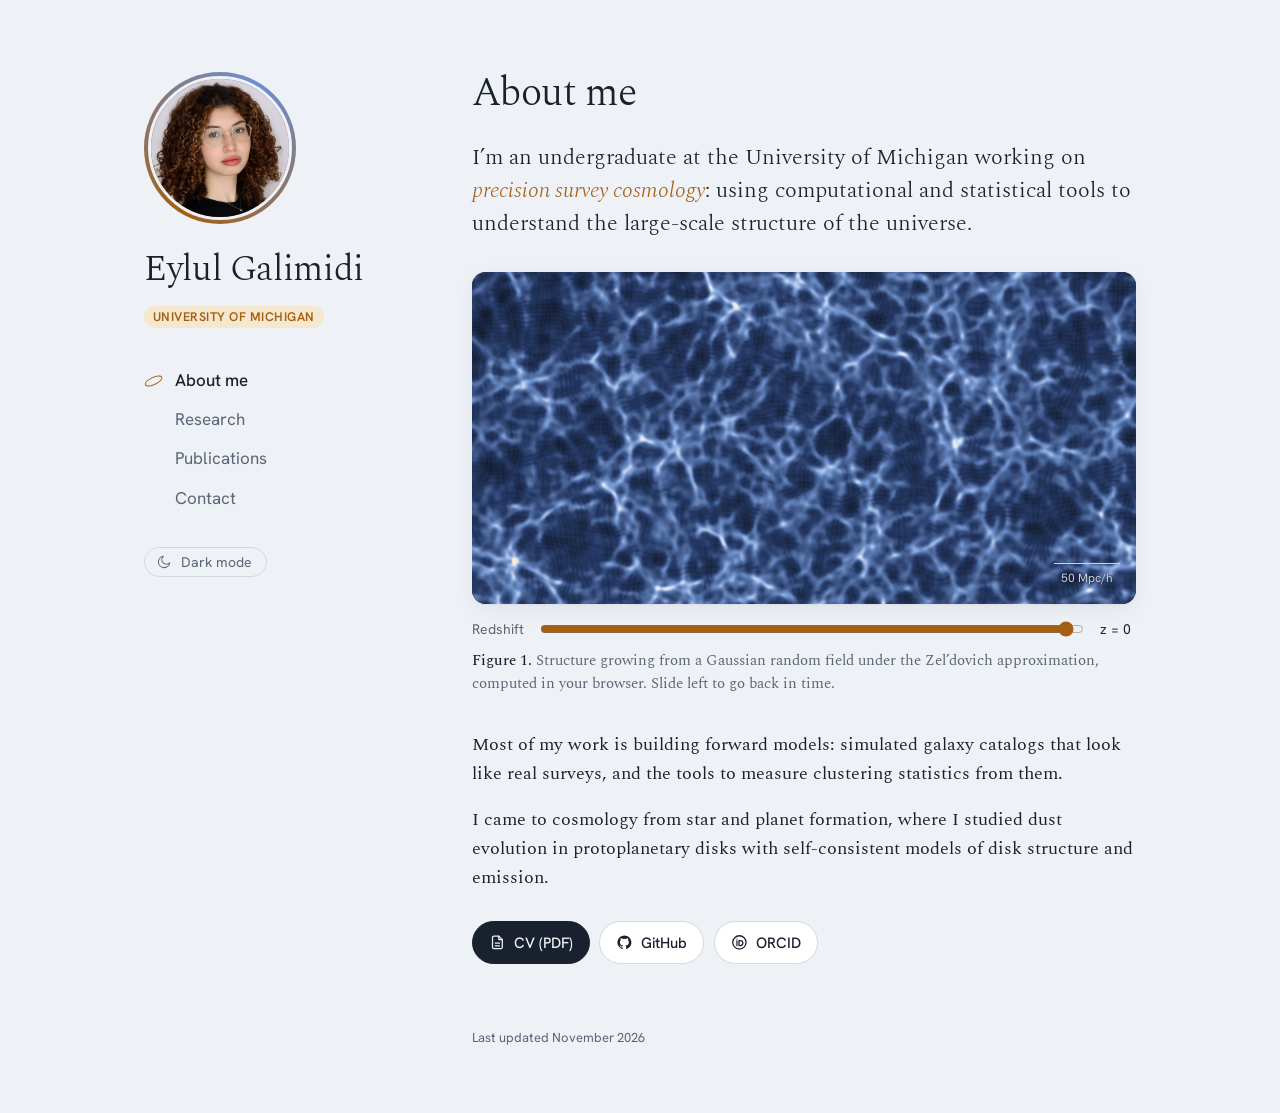
<file: index.html>
<!doctype html>
<html lang="en">
<head>
<meta charset="utf-8">
<meta name="viewport" content="width=device-width, initial-scale=1, viewport-fit=cover">
<title>Eylul Galimidi</title>
<meta name="description" content="Eylul Galimidi, undergraduate researcher in cosmology and large-scale structure at the University of Michigan.">
<link rel="icon" href="data:image/svg+xml,%3Csvg xmlns='http://www.w3.org/2000/svg' viewBox='0 0 32 32'%3E%3Crect width='32' height='32' rx='6' fill='%23121A2B'/%3E%3Cpath d='M6 9 L14 15 L25 8 M14 15 L12 25 M14 15 L26 21' stroke='%238FA8D6' stroke-width='1.6' fill='none'/%3E%3Ccircle cx='14' cy='15' r='3' fill='%23F4E3BD'/%3E%3Ccircle cx='25' cy='8' r='1.8' fill='%23E3EAF6'/%3E%3Ccircle cx='26' cy='21' r='1.8' fill='%23E3EAF6'/%3E%3Ccircle cx='12' cy='25' r='1.5' fill='%23E3EAF6'/%3E%3C/svg%3E">
<script>
  /* Apply a saved theme before first paint, so there is no flash of the wrong colours */
  (function () {
    try {
      var t = localStorage.getItem("theme");
      if (t === "light" || t === "dark") document.documentElement.setAttribute("data-theme", t);
    } catch (e) {}
  })();
</script>
<link rel="preconnect" href="https://fonts.googleapis.com">
<link rel="preconnect" href="https://fonts.gstatic.com" crossorigin>
<link href="https://fonts.googleapis.com/css2?family=Spectral:ital,wght@0,300;0,400;0,500;1,300;1,400&family=Hanken+Grotesk:wght@400;500;600&display=swap" rel="stylesheet">
<style>
  :root {
    --bg: #EEF1F5;
    --surface: #FFFFFF;
    --ink: #19202E;
    --muted: #5B6576;
    --rule: #D3D9E1;
    --link: #2A4894;
    --accent: #A45F12;          /* warm amber, taken from the brightest knots in Figure 1 */
    --accent-soft: #F6E7CF;
    --chip: #E3E8F0;
    --figure: #121A2B;
    --shadow: 0 1px 2px rgba(18, 26, 43, 0.05), 0 6px 24px rgba(18, 26, 43, 0.06);
    --serif: "Spectral", "Iowan Old Style", "Palatino Linotype", Palatino, Georgia, serif;
    --sans: "Hanken Grotesk", "Helvetica Neue", Arial, system-ui, sans-serif;
    color-scheme: light;
    box-sizing: border-box;
    padding-top: env(safe-area-inset-top, 0px);
    padding-bottom: env(safe-area-inset-bottom, 0px);
  }
  @media (prefers-color-scheme: dark) {
    :root:not([data-theme="light"]) {
      --bg: #131925; --surface: #1A2231; --ink: #E4E8EE; --muted: #97A1B1;
      --rule: #2A3446; --link: #9DB5F2; --accent: #E8B76A; --accent-soft: #3A2E1E;
      --chip: #243046; --figure: #0D1320;
      --shadow: 0 1px 2px rgba(0, 0, 0, 0.3), 0 8px 28px rgba(0, 0, 0, 0.25);
      color-scheme: dark;
    }
  }
  :root[data-theme="dark"] {
    --bg: #131925; --surface: #1A2231; --ink: #E4E8EE; --muted: #97A1B1;
    --rule: #2A3446; --link: #9DB5F2; --accent: #E8B76A; --accent-soft: #3A2E1E;
    --chip: #243046; --figure: #0D1320;
    --shadow: 0 1px 2px rgba(0, 0, 0, 0.3), 0 8px 28px rgba(0, 0, 0, 0.25);
    color-scheme: dark;
  }

  *, *::before, *::after { box-sizing: inherit; }
  html { scroll-padding-top: env(safe-area-inset-top, 0px); -webkit-text-size-adjust: 100%; }
  body {
    margin: 0;
    background: var(--bg);
    color: var(--ink);
    font-family: var(--serif);
    font-size: 1.125rem;
    line-height: 1.6;
    -webkit-font-smoothing: antialiased;
  }
  img, canvas, svg { max-width: 100%; }

  a { color: var(--link); text-decoration-thickness: 1px; text-underline-offset: 0.18em; }
  a:hover { text-decoration-thickness: 2px; }
  :focus-visible { outline: 2px solid var(--link); outline-offset: 3px; border-radius: 2px; }

  .shell {
    display: grid;
    grid-template-columns: 16rem minmax(0, 42rem);
    gap: 4.5rem;
    max-width: 66rem;
    margin: 0 auto;
    padding: 4.5rem 2rem 4rem;
  }

  /* ---------- Masthead ---------- */
  .masthead { position: sticky; top: calc(4.5rem + env(safe-area-inset-top, 0px)); align-self: start; }
  .portrait {
    position: relative;
    width: 9.5rem;
    aspect-ratio: 1;
    margin-bottom: 1.6rem;
    border-radius: 50%;
    padding: 4px;
    background: conic-gradient(from 210deg, var(--accent), #6F8FD0, var(--accent));
  }
  .portrait img, .portrait .initials {
    display: block;
    width: 100%;
    height: 100%;
    border-radius: 50%;
    object-fit: cover;
    border: 3px solid var(--bg);
  }
  .portrait .initials {
    display: none;
    place-items: center;
    background: var(--figure);
    color: #F4E3BD;
    font-family: var(--serif);
    font-weight: 300;
    font-size: 2.6rem;
    letter-spacing: 0.04em;
  }
  .portrait.no-photo .initials { display: grid; }

  .name {
    font-weight: 300;
    font-size: 2.25rem;
    line-height: 1.1;
    letter-spacing: -0.01em;
    margin: 0 0 0.6rem;
  }
  .name a { color: inherit; text-decoration: none; }
  .role {
    font-family: var(--sans);
    font-size: 0.9375rem;
    line-height: 1.5;
    color: var(--muted);
    margin: 0 0 2.25rem;
  }
  .role .tag-desi {
    display: inline-block;
    margin-top: 0.45rem;
    padding: 0.1rem 0.55rem;
    border-radius: 999px;
    background: var(--accent-soft);
    color: var(--accent);
    font-size: 0.78rem;
    font-weight: 600;
    letter-spacing: 0.04em;
    text-transform: uppercase;
  }
  .nav { list-style: none; margin: 0; padding: 0; font-family: var(--sans); font-size: 1.0625rem; }
  .nav li + li { margin-top: 0.35rem; }
  .nav a {
    display: inline-flex;
    align-items: center;
    gap: 0.75rem;
    color: var(--muted);
    text-decoration: none;
    padding: 0.2rem 0;
  }
  .nav a::before {
    content: "";
    width: 1.2rem;
    height: 0.48rem;
    border: 1.5px solid var(--accent);
    border-radius: 50%;
    transform: rotate(-25deg);
    opacity: 0;
    transition: opacity 0.2s ease;
  }
  .nav a:hover { color: var(--ink); }
  .nav a[aria-current="page"] { color: var(--ink); font-weight: 500; }
  .nav a[aria-current="page"]::before { opacity: 1; }

  .theme-toggle {
    display: inline-flex;
    align-items: center;
    gap: 0.55rem;
    margin-top: 2rem;
    padding: 0.35rem 0.85rem 0.35rem 0.7rem;
    font-family: var(--sans);
    font-size: 0.875rem;
    line-height: 1.2;
    color: var(--muted);
    background: transparent;
    border: 1px solid var(--rule);
    border-radius: 999px;
    cursor: pointer;
  }
  .theme-toggle:hover { color: var(--ink); border-color: var(--muted); }
  .theme-toggle svg { width: 1rem; height: 1rem; flex: none; }
  .theme-toggle .icon-sun { display: none; }
  .theme-toggle[data-mode="dark"] .icon-sun { display: block; }
  .theme-toggle[data-mode="dark"] .icon-moon { display: none; }

  /* ---------- Shared type ---------- */
  main section[hidden] { display: none; }
  .eyebrow {
    font-family: var(--sans);
    font-size: 0.8125rem;
    font-weight: 600;
    letter-spacing: 0.12em;
    text-transform: uppercase;
    color: var(--accent);
    margin: 0 0 0.6rem;
  }
  h2 {
    font-weight: 300;
    font-size: 2.5rem;
    line-height: 1.12;
    letter-spacing: -0.015em;
    margin: 0 0 1.5rem;
  }
  h2:focus { outline: none; }
  h3 { font-weight: 500; font-size: 1.1875rem; line-height: 1.35; margin: 0 0 0.4rem; }
  p { margin: 0 0 1.1rem; }
  .lede { font-size: 1.375rem; line-height: 1.5; font-weight: 300; }
  .lede em { font-style: italic; color: var(--accent); }

  /* ---------- Figure ---------- */
  .figure { margin: 2rem 0 2.25rem; }
  .plate {
    position: relative;
    background: var(--figure);
    border-radius: 14px;
    aspect-ratio: 2 / 1;
    width: 100%;
    overflow: hidden;
    box-shadow: var(--shadow);
  }
  .plate canvas { display: block; width: 100%; height: 100%; }
  .plate .scale {
    position: absolute; right: 1rem; bottom: 1rem; width: 10%;
    text-align: center; white-space: nowrap;
    font-family: var(--sans); font-size: 0.75rem; color: #C9D2E3;
  }
  .plate .scale::before { content: ""; display: block; width: 100%; height: 1px; background: #C9D2E3; margin-bottom: 0.3rem; }
  .plate .scale span { display: block; margin: 0 -50%; text-shadow: 0 0 4px #121A2B, 0 0 2px #121A2B; }
  .figure-controls {
    display: flex; align-items: center; gap: 0.9rem; margin-top: 0.9rem;
    font-family: var(--sans); font-size: 0.875rem; color: var(--muted);
  }
  .figure-controls input { flex: 1; accent-color: var(--accent); min-width: 0; }
  .figure-controls output { font-variant-numeric: tabular-nums; min-width: 4.5ch; color: var(--ink); }
  figcaption { margin-top: 0.6rem; font-size: 0.9375rem; line-height: 1.5; color: var(--muted); }
  figcaption b { font-weight: 500; color: var(--ink); }

  /* ---------- At-a-glance cards ---------- */
  .glance {
    display: grid;
    grid-template-columns: repeat(3, minmax(0, 1fr));
    gap: 0.9rem;
    margin: 0 0 2rem;
    padding: 0;
    list-style: none;
  }
  .glance li {
    background: var(--surface);
    border-radius: 12px;
    padding: 1rem 1.1rem 1.1rem;
    box-shadow: var(--shadow);
    border-top: 3px solid var(--accent);
  }
  .glance li:nth-child(2) { border-top-color: #6F8FD0; }
  .glance li:nth-child(3) { border-top-color: var(--muted); }
  .glance .k {
    display: block;
    font-family: var(--sans);
    font-size: 0.75rem;
    font-weight: 600;
    letter-spacing: 0.1em;
    text-transform: uppercase;
    color: var(--muted);
    margin-bottom: 0.3rem;
  }
  .glance .v { display: block; font-size: 1.0625rem; line-height: 1.35; }

  /* ---------- Buttons ---------- */
  .buttons { display: flex; flex-wrap: wrap; gap: 0.6rem; margin-top: 1.75rem; }
  .btn {
    display: inline-flex;
    align-items: center;
    gap: 0.5rem;
    padding: 0.55rem 1rem;
    border-radius: 999px;
    font-family: var(--sans);
    font-size: 0.9375rem;
    font-weight: 500;
    text-decoration: none;
    color: var(--ink);
    background: var(--surface);
    border: 1px solid var(--rule);
    transition: border-color 0.15s ease, transform 0.15s ease;
  }
  .btn:hover { border-color: var(--accent); transform: translateY(-1px); }
  .btn svg { width: 1.05rem; height: 1.05rem; flex: none; }
  .btn.primary { background: var(--ink); color: var(--bg); border-color: var(--ink); }
  .btn.primary:hover { border-color: var(--accent); }

  /* ---------- Research cards ---------- */
  .card {
    display: grid;
    grid-template-columns: 9rem minmax(0, 1fr);
    gap: 1.4rem;
    align-items: start;
    background: var(--surface);
    border-radius: 14px;
    padding: 1.25rem;
    box-shadow: var(--shadow);
    margin-bottom: 1.1rem;
  }
  .thumb {
    background: var(--figure);
    border-radius: 10px;
    aspect-ratio: 1;
    overflow: hidden;
    display: grid;
    place-items: center;
  }
  .thumb canvas { width: 100%; height: 100%; image-rendering: pixelated; display: block; }
  .thumb svg { width: 100%; height: 100%; display: block; }
  .status {
    display: inline-block;
    font-family: var(--sans);
    font-size: 0.72rem;
    font-weight: 600;
    letter-spacing: 0.08em;
    text-transform: uppercase;
    padding: 0.12rem 0.55rem;
    border-radius: 999px;
    margin-bottom: 0.5rem;
    background: var(--chip);
    color: var(--muted);
  }
  .status.live { background: var(--accent-soft); color: var(--accent); }
  .status.live::before {
    content: ""; display: inline-block; width: 0.45rem; height: 0.45rem; border-radius: 50%;
    background: currentColor; margin-right: 0.4rem; vertical-align: 0.08em;
  }
  .card p { font-size: 1.03rem; margin-bottom: 0.75rem; }
  .chips { display: flex; flex-wrap: wrap; gap: 0.4rem; margin: 0; padding: 0; list-style: none; }
  .chips li {
    font-family: var(--sans);
    font-size: 0.8rem;
    padding: 0.15rem 0.6rem;
    border-radius: 6px;
    background: var(--chip);
    color: var(--ink);
  }
  .subhead { margin: 2.5rem 0 1rem; }

  /* ---------- Publications ---------- */
  .year-group { display: grid; grid-template-columns: 4rem minmax(0, 1fr); gap: 1rem; margin-bottom: 0.6rem; }
  .year {
    font-family: var(--sans); font-size: 1.5rem; font-weight: 500; color: var(--accent);
    line-height: 1.2; padding-top: 1.2rem; font-variant-numeric: tabular-nums;
  }
  .pubs { list-style: none; margin: 0; padding: 0; }
  .pubs li {
    background: var(--surface);
    border-radius: 12px;
    padding: 1.1rem 1.25rem;
    box-shadow: var(--shadow);
    margin-bottom: 0.9rem;
    border-left: 3px solid var(--rule);
  }
  .pubs li.first { border-left-color: var(--accent); }
  .pub-title { display: block; font-weight: 500; line-height: 1.4; margin-bottom: 0.25rem; }
  a.pub-title { color: var(--ink); text-decoration: underline; text-decoration-color: var(--rule); text-decoration-thickness: 1px; }
  a.pub-title:hover { color: var(--link); text-decoration-color: currentColor; }
  a.pub-title .ext { font-family: var(--sans); font-size: 0.85em; color: var(--accent); }
  .pub-meta { display: block; font-size: 0.98rem; color: var(--muted); line-height: 1.5; }
  .pub-meta strong { font-weight: 500; color: var(--ink); }
  .pub-links { font-family: var(--sans); font-size: 0.875rem; margin-top: 0.4rem; }
  .pub-links a + a { margin-left: 1rem; }
  .legend { font-family: var(--sans); font-size: 0.875rem; color: var(--muted); margin-bottom: 1.5rem; }
  .legend i { display: inline-block; width: 0.8rem; height: 0.8rem; border-radius: 2px; background: var(--accent); vertical-align: -0.08em; margin-right: 0.3rem; }

  /* ---------- Contact ---------- */
  .contact-grid { display: grid; grid-template-columns: repeat(2, minmax(0, 1fr)); gap: 0.9rem; margin-top: 1.5rem; }
  .contact-card {
    display: flex; align-items: center; gap: 0.9rem;
    background: var(--surface); border-radius: 12px; padding: 1rem 1.1rem;
    box-shadow: var(--shadow); text-decoration: none; color: var(--ink);
    border: 1px solid transparent; transition: border-color 0.15s ease;
  }
  .contact-card:hover { border-color: var(--accent); }
  .contact-card .ic {
    flex: none; width: 2.4rem; height: 2.4rem; border-radius: 50%;
    display: grid; place-items: center; background: var(--accent-soft); color: var(--accent);
  }
  .contact-card .ic svg { width: 1.15rem; height: 1.15rem; }
  .contact-card .lbl { display: block; font-family: var(--sans); font-size: 0.78rem; letter-spacing: 0.08em; text-transform: uppercase; color: var(--muted); }
  .contact-card .val { display: block; font-size: 1rem; overflow-wrap: anywhere; color: var(--link); }
  .contact-card.wide { grid-column: 1 / -1; }

  footer { font-family: var(--sans); font-size: 0.8125rem; color: var(--muted); margin-top: 4rem; }

  /* ---------- Narrow screens ---------- */
  @media (max-width: 52rem) {
    .shell { grid-template-columns: minmax(0, 1fr); gap: 2.25rem; padding: 2rem 1rem 3rem; }
    .masthead {
      position: relative; top: auto;
      display: grid; grid-template-columns: 5rem minmax(0, 1fr); column-gap: 1rem; align-items: center;
    }
    .portrait { width: 5rem; margin: 0; padding: 3px; grid-row: 1 / span 2; }
    .portrait .initials { font-size: 1.5rem; }
    .name { font-size: 1.75rem; padding-right: 3rem; margin: 0 0 0.2rem; align-self: end; }
    .role { margin: 0; align-self: start; font-size: 0.875rem; }
    .masthead nav { grid-column: 1 / -1; margin-top: 1.4rem; }
    .nav {
      display: flex; flex-wrap: nowrap; justify-content: space-between; gap: 0.6rem;
      font-size: clamp(0.875rem, 4.1vw, 1.0625rem); white-space: nowrap; overflow-x: auto; scrollbar-width: none;
    }
    .nav li + li { margin-top: 0; }
    .nav a::before { display: none; }
    .nav a[aria-current="page"] { text-decoration: underline; text-decoration-color: var(--accent); text-decoration-thickness: 2px; text-underline-offset: 0.4em; }
    .theme-toggle {
      position: absolute; top: 0; right: 0; margin: 0;
      width: 2.4rem; height: 2.4rem; padding: 0; justify-content: center;
    }
    .theme-toggle .theme-label { display: none; }
    h2 { font-size: 2rem; }
    .lede { font-size: 1.2rem; }
    .glance { grid-template-columns: minmax(0, 1fr); gap: 0.6rem; }
    body { font-size: 1.0625rem; }
  }
  @media (max-width: 34rem) {
    .card { grid-template-columns: minmax(0, 1fr); }
    .thumb { aspect-ratio: 2.4 / 1; }
    .year-group { grid-template-columns: minmax(0, 1fr); gap: 0; }
    .year { padding-top: 0.4rem; margin-bottom: 0.5rem; }
    .contact-grid { grid-template-columns: minmax(0, 1fr); }
  }
  @media (prefers-reduced-motion: reduce) {
    * { transition: none !important; }
  }
</style>
</head>
<body>
<div class="shell">

  <header class="masthead">
    <!-- Put your photo next to this file as headshot.jpg (square crop, ~600x600px works well).
         Until then, a monogram shows in its place. -->
    <div class="portrait">
      <img src="headshot.jpg" alt="Eylul Galimidi" width="600" height="600"
           onerror="this.parentNode.classList.add('no-photo'); this.remove();">
      <span class="initials" aria-hidden="true">EG</span>
    </div>
    <p class="name"><a href="#about">Eylul Galimidi</a></p>
    <p class="role"><span class="tag-desi">University of Michigan</span></p>
    <nav aria-label="Sections">
      <ul class="nav">
        <li><a href="#about">About me</a></li>
        <li><a href="#research">Research</a></li>
        <li><a href="#publications">Publications</a></li>
        <li><a href="#contact">Contact</a></li>
      </ul>
    </nav>
    <button type="button" class="theme-toggle" id="theme-toggle" aria-label="Switch to dark mode">
      <svg class="icon-moon" viewBox="0 0 24 24" fill="none" stroke="currentColor" stroke-width="1.6" stroke-linecap="round" stroke-linejoin="round" aria-hidden="true">
        <path d="M20.5 13.2A8.5 8.5 0 1 1 10.8 3.5a6.6 6.6 0 0 0 9.7 9.7z"/>
      </svg>
      <svg class="icon-sun" viewBox="0 0 24 24" fill="none" stroke="currentColor" stroke-width="1.6" stroke-linecap="round" aria-hidden="true">
        <circle cx="12" cy="12" r="4"/>
        <path d="M12 2.5v2M12 19.5v2M2.5 12h2M19.5 12h2M5.3 5.3l1.4 1.4M17.3 17.3l1.4 1.4M5.3 18.7l1.4-1.4M17.3 6.7l1.4-1.4"/>
      </svg>
      <span class="theme-label">Dark mode</span>
    </button>
  </header>

  <main>
    <!-- ABOUT -->
    <section id="about" aria-labelledby="about-h">
      <h2 id="about-h" tabindex="-1">About me</h2>

      <p class="lede">I’m an undergraduate at the University of Michigan working on <em>precision survey cosmology</em>:
        using computational and statistical tools to understand the large-scale structure of the universe.</p>

      <figure class="figure">
        <div class="plate">
          <canvas id="web" width="1400" height="700" role="img" aria-label="Simulated slice of the cosmic web: dense knots joined by filaments around empty voids"></canvas>
          <span class="scale"><span>50 Mpc/h</span></span>
        </div>
        <div class="figure-controls">
          <label for="zslider">Redshift</label>
          <input id="zslider" type="range" min="0" max="1000" value="1000" step="1" aria-describedby="fig1-cap">
          <output for="zslider" id="z-out">z = 0</output>
        </div>
        <figcaption id="fig1-cap"><b>Figure 1.</b> Structure growing from a Gaussian random field under the Zel’dovich approximation, computed in your browser.
          Slide left to go back in time.</figcaption>
      </figure>

      <p>Most of my work is building forward models: simulated galaxy catalogs that look like real surveys,
        and the tools to measure clustering statistics from them.</p>
      <p>I came to cosmology from star and planet formation, where I studied dust evolution in
        protoplanetary disks with self-consistent models of disk structure and emission.</p>

      <div class="buttons">
        <a class="btn primary" href="cv.pdf">
          <svg viewBox="0 0 24 24" fill="none" stroke="currentColor" stroke-width="1.8" stroke-linecap="round" stroke-linejoin="round" aria-hidden="true"><path d="M14 3H7a2 2 0 0 0-2 2v14a2 2 0 0 0 2 2h10a2 2 0 0 0 2-2V8z"/><path d="M14 3v5h5M9 13h6M9 17h6"/></svg>
          CV (PDF)
        </a>
        <a class="btn" href="https://github.com/galimidi">
          <svg viewBox="0 0 24 24" fill="currentColor" aria-hidden="true"><path d="M12 2a10 10 0 0 0-3.16 19.49c.5.09.68-.22.68-.48v-1.7c-2.78.6-3.37-1.34-3.37-1.34-.45-1.16-1.11-1.47-1.11-1.47-.91-.62.07-.6.07-.6 1 .07 1.53 1.03 1.53 1.03.9 1.52 2.34 1.08 2.91.83.09-.65.35-1.09.63-1.34-2.22-.25-4.55-1.11-4.55-4.94 0-1.09.39-1.98 1.03-2.68-.1-.25-.45-1.27.1-2.65 0 0 .84-.27 2.75 1.02a9.5 9.5 0 0 1 5 0c1.91-1.29 2.75-1.02 2.75-1.02.55 1.38.2 2.4.1 2.65.64.7 1.03 1.59 1.03 2.68 0 3.84-2.34 4.68-4.57 4.93.36.31.68.92.68 1.85v2.75c0 .27.18.58.69.48A10 10 0 0 0 12 2z"/></svg>
          GitHub
        </a>
        <a class="btn" href="https://orcid.org/0009-0000-0630-5735">
          <svg viewBox="0 0 24 24" fill="none" stroke="currentColor" stroke-width="1.8" stroke-linecap="round" aria-hidden="true"><circle cx="12" cy="12" r="9.5"/><path d="M8.5 10v6.5M8.5 7.3v.01M11.5 16.5V9.5h2a3.5 3.5 0 0 1 0 7z"/></svg>
          ORCID
        </a>
      </div>
    </section>

    <!-- RESEARCH -->
    <section id="research" aria-labelledby="research-h" hidden>
      <h2 id="research-h" tabindex="-1">Research</h2>
      <p class="lede">How do we get robust cosmology out of galaxy surveys?</p>
      <!-- <p>That means making mock catalogs realistic enough to test analyses on, and making sure the statistics we
        measure from them mean what we think they mean.</p> -->

      <article class="card">
        <div class="thumb"><canvas id="covmat" width="54" height="54" role="img" aria-label="Illustrative block covariance matrix for power spectrum multipoles of two tracers"></canvas></div>
        <div>
          <span class="status live">Current</span>
          <h3>Covariance of the power spectrum</h3>
          <p>Implementing and validating analytical methods to compute the covariance matrix of the power spectrum
            multipoles in the general multi-tracer case.</p>
        </div>
      </article>

      <h3 class="eyebrow subhead">Earlier work</h3>

      <article class="card">
        <div class="thumb">
          <svg viewBox="0 0 120 120" role="img" aria-label="Sketch of a star surrounded by an inclined protoplanetary disk">
            <defs>
              <radialGradient id="glow" cx="50%" cy="50%" r="50%">
                <stop offset="0" stop-color="#FFF4DA"/><stop offset="0.35" stop-color="#F4C77E" stop-opacity="0.8"/><stop offset="1" stop-color="#F4C77E" stop-opacity="0"/>
              </radialGradient>
              <radialGradient id="disk" cx="50%" cy="50%" r="50%">
                <stop offset="0.12" stop-color="#E9B46A" stop-opacity="0.9"/><stop offset="0.6" stop-color="#9C6A3A" stop-opacity="0.55"/><stop offset="1" stop-color="#3A3F5C" stop-opacity="0"/>
              </radialGradient>
            </defs>
            <g transform="translate(60 60) rotate(-18)">
              <ellipse rx="54" ry="19" fill="url(#disk)"/>
              <ellipse rx="34" ry="12" fill="none" stroke="#121A2B" stroke-width="3" opacity="0.7"/>
              <ellipse rx="46" ry="16" fill="none" stroke="#F4E3BD" stroke-width="0.6" opacity="0.5"/>
            </g>
            <circle cx="60" cy="60" r="16" fill="url(#glow)"/>
            <circle cx="60" cy="60" r="3.5" fill="#FFF8EA"/>
          </svg>
        </div>
        <div>
          <span class="status">Star &amp; planet formation</span>
          <h3>Dust depletion in protoplanetary disks</h3>
          <p>Investigated dust depletion in protoplanetary disks with a focus on high accretors, and applied
            simulation-based inference to infer disk properties from observations.</p>
        </div>
      </article>
    </section>

    <!-- PUBLICATIONS -->
    <section id="publications" aria-labelledby="pubs-h" hidden>
      <h2 id="pubs-h" tabindex="-1">Publications</h2>
      <p class="legend"><i></i>First or co-first author &nbsp;·&nbsp; * equal contribution</p>

      <div class="year-group">
        <div class="year">2026</div>
        <ol class="pubs" reversed>
          <li class="first">
            <span class="status live">Submitted</span>
            <span class="pub-title">Connecting Calcium Depletion and Dust Evolution in the Rapid Accretor T28</span>
            <span class="pub-meta"><strong>Galimidi, E.</strong> et al. <em>The Astrophysical Journal</em></span>
            <!-- <div class="pub-links"><a href="#">arXiv</a><a href="#">ADS</a></div> -->
          </li>
          <li>
            <span class="status">In prep</span>
            <span class="pub-title">Survey window effects on the covariance of multi-tracer power spectrum multipoles</span>
            <span class="pub-meta">Alves, O., Adamo, J., <strong>Galimidi, E.</strong>, et al. <em>Journal of Cosmology and Astroparticle Physics</em></span>
            <!-- <div class="pub-links"><a href="#">arXiv</a><a href="#">ADS</a></div> -->
          </li>
          <li class="first">
            <span class="status live">Published</span>
            <a class="pub-title" href="https://iopscience.iop.org/article/10.3847/2515-5172/aeba87">GaussFit: A Tool for Multi-Gaussian Decomposition<span class="ext" aria-hidden="true"> ↗</span></a>
            <span class="pub-meta">Bloor, C.* and <strong>Galimidi, E.*</strong> <em>RNAAS</em>, October 2026</span>          </li>
        </ol>
      </div>
    </section>

    <!-- CONTACT -->
    <section id="contact" aria-labelledby="contact-h" hidden>
      <h2 id="contact-h" tabindex="-1">Contact</h2>
      <p>The best way to reach me is by email. I’m happy to hear from anyone interested in cosmology, code, or collaboration.</p>
      <div class="contact-grid">
        <a class="contact-card wide" href="mailto:eylul@umich.edu">
          <span class="ic"><svg viewBox="0 0 24 24" fill="none" stroke="currentColor" stroke-width="1.8" stroke-linecap="round" stroke-linejoin="round" aria-hidden="true"><rect x="3" y="5" width="18" height="14" rx="2"/><path d="m3.5 6.5 8.5 7 8.5-7"/></svg></span>
          <span><span class="lbl">Email</span><span class="val">eylul@umich.edu</span></span>
        </a>
        <a class="contact-card" href="https://github.com/galimidi">
          <span class="ic"><svg viewBox="0 0 24 24" fill="currentColor" aria-hidden="true"><path d="M12 2a10 10 0 0 0-3.16 19.49c.5.09.68-.22.68-.48v-1.7c-2.78.6-3.37-1.34-3.37-1.34-.45-1.16-1.11-1.47-1.11-1.47-.91-.62.07-.6.07-.6 1 .07 1.53 1.03 1.53 1.03.9 1.52 2.34 1.08 2.91.83.09-.65.35-1.09.63-1.34-2.22-.25-4.55-1.11-4.55-4.94 0-1.09.39-1.98 1.03-2.68-.1-.25-.45-1.27.1-2.65 0 0 .84-.27 2.75 1.02a9.5 9.5 0 0 1 5 0c1.91-1.29 2.75-1.02 2.75-1.02.55 1.38.2 2.4.1 2.65.64.7 1.03 1.59 1.03 2.68 0 3.84-2.34 4.68-4.57 4.93.36.31.68.92.68 1.85v2.75c0 .27.18.58.69.48A10 10 0 0 0 12 2z"/></svg></span>
          <span><span class="lbl">GitHub</span><span class="val">github.com/galimidi</span></span>
        </a>
        <a class="contact-card" href="https://orcid.org/0009-0000-0630-5735">
          <span class="ic"><svg viewBox="0 0 24 24" fill="none" stroke="currentColor" stroke-width="1.8" stroke-linecap="round" aria-hidden="true"><circle cx="12" cy="12" r="9.5"/><path d="M8.5 10v6.5M8.5 7.3v.01M11.5 16.5V9.5h2a3.5 3.5 0 0 1 0 7z"/></svg></span>
          <span><span class="lbl">ORCID</span><span class="val">0009-0000-0630-5735</span></span>
        </a>
      </div>
    </section>

    <footer>Last updated November 2026</footer>
  </main>
</div>

<script>
(function () {
  /* ---------- Light/dark toggle ---------- */
  var root = document.documentElement;
  var toggle = document.getElementById("theme-toggle");
  var toggleLabel = toggle.querySelector(".theme-label");
  var systemDark = window.matchMedia ? window.matchMedia("(prefers-color-scheme: dark)") : null;

  function currentTheme() {
    var t = root.getAttribute("data-theme");
    if (t === "light" || t === "dark") return t;
    return systemDark && systemDark.matches ? "dark" : "light";
  }
  function syncToggle() {
    var now = currentTheme(), next = now === "dark" ? "light" : "dark";
    toggle.setAttribute("data-mode", now);
    toggleLabel.textContent = next === "dark" ? "Dark mode" : "Light mode";
    toggle.setAttribute("aria-label", "Switch to " + next + " mode");
  }
  toggle.addEventListener("click", function () {
    var next = currentTheme() === "dark" ? "light" : "dark";
    root.setAttribute("data-theme", next);
    try { localStorage.setItem("theme", next); } catch (e) {}
    syncToggle();
  });
  if (systemDark) {
    if (systemDark.addEventListener) systemDark.addEventListener("change", syncToggle);
    else if (systemDark.addListener) systemDark.addListener(syncToggle);
  }
  syncToggle();

  /* ---------- Section switching (works on GitHub Pages, no build step) ---------- */
  var ids = ["about", "research", "publications", "contact"];
  var links = document.querySelectorAll(".nav a");

  function show(id, moveFocus) {
    if (ids.indexOf(id) === -1) id = "about";
    ids.forEach(function (s) {
      document.getElementById(s).hidden = (s !== id);
    });
    links.forEach(function (a) {
      if (a.getAttribute("href") === "#" + id) a.setAttribute("aria-current", "page");
      else a.removeAttribute("aria-current");
    });
    var titles = { about: "About", research: "Research", publications: "Publications", contact: "Contact" };
    document.title = "Eylul Galimidi | " + titles[id];
    if (moveFocus) {
      var h = document.querySelector("#" + id + " h2");
      if (h) h.focus({ preventScroll: true });
      window.scrollTo(0, 0);
    }
  }
  window.addEventListener("hashchange", function () { show(location.hash.slice(1), true); });
  show(location.hash.slice(1), false);

  /* ---------- Research thumbnail: an illustrative multi-tracer covariance matrix ---------- */
  // 2 tracers x 3 multipoles (l = 0, 2, 4) x 9 k-bins = 54 x 54, shown as a correlation matrix
  (function () {
    var cv = document.getElementById("covmat");
    if (!cv) return;
    var cx = cv.getContext("2d"), N = 54, nb = 9;
    var im = cx.createImageData(N, N);
    var lstr = [1, 0.55, 0.3];                  // cross-multipole coupling strength
    var tstr = [[1, 0.7], [0.7, 1]];             // cross-tracer coupling strength
    var lo = [18, 26, 43], mid = [70, 98, 160], hi = [244, 205, 140];
    for (var i = 0; i < N; i++) {
      for (var j = 0; j < N; j++) {
        var ti = Math.floor(i / 27), tj = Math.floor(j / 27);
        var li = Math.floor((i % 27) / nb), lj = Math.floor((j % 27) / nb);
        var bi = i % nb, bj = j % nb;
        var c = tstr[ti][tj] * (li === lj ? 1 : lstr[Math.abs(li - lj)] * 0.7) * Math.exp(-Math.abs(bi - bj) / 1.3);
        var a = c < 0.5 ? lo : mid, b = c < 0.5 ? mid : hi, f = c < 0.5 ? c / 0.5 : (c - 0.5) / 0.5;
        var p = (i * N + j) * 4;
        im.data[p] = a[0] + f * (b[0] - a[0]); im.data[p + 1] = a[1] + f * (b[1] - a[1]); im.data[p + 2] = a[2] + f * (b[2] - a[2]); im.data[p + 3] = 255;
      }
    }
    cx.putImageData(im, 0, 0);
  })();

  /* ---------- Figure 1: the cosmic web under the Zel'dovich approximation ---------- */
  var canvas = document.getElementById("web");
  var ctx = canvas.getContext("2d");
  var W = canvas.width, H = canvas.height;
  var slider = document.getElementById("zslider");
  var out = document.getElementById("z-out");

  var G = 512, NP = G * G;          // particles on a G x G grid, box = 500 Mpc/h
  var off = document.createElement("canvas");
  off.width = G; off.height = G;
  var octx = off.getContext("2d");
  var img = octx.createImageData(G, G);

  // In-place radix-2 FFT
  function fft1(re, im, inv) {
    var n = re.length, i, j, k, t;
    for (i = 1, j = 0; i < n; i++) {
      var bit = n >> 1;
      for (; j & bit; bit >>= 1) j ^= bit;
      j ^= bit;
      if (i < j) { t = re[i]; re[i] = re[j]; re[j] = t; t = im[i]; im[i] = im[j]; im[j] = t; }
    }
    for (var len = 2; len <= n; len <<= 1) {
      var ang = 2 * Math.PI / len * (inv ? 1 : -1), wr = Math.cos(ang), wi = Math.sin(ang);
      for (i = 0; i < n; i += len) {
        var cr = 1, ci = 0;
        for (k = 0; k < len / 2; k++) {
          var a = i + k, b = a + len / 2;
          var tr = re[b] * cr - im[b] * ci, ti = re[b] * ci + im[b] * cr;
          re[b] = re[a] - tr; im[b] = im[a] - ti; re[a] += tr; im[a] += ti;
          var ncr = cr * wr - ci * wi; ci = cr * wi + ci * wr; cr = ncr;
        }
      }
    }
    if (inv) for (i = 0; i < n; i++) { re[i] /= n; im[i] /= n; }
  }
  function fft2(re, im, inv) {
    var r = new Float64Array(G), m = new Float64Array(G), x, y;
    for (y = 0; y < G; y++) {
      for (x = 0; x < G; x++) { r[x] = re[y * G + x]; m[x] = im[y * G + x]; }
      fft1(r, m, inv);
      for (x = 0; x < G; x++) { re[y * G + x] = r[x]; im[y * G + x] = m[x]; }
    }
    for (x = 0; x < G; x++) {
      for (y = 0; y < G; y++) { r[y] = re[y * G + x]; m[y] = im[y * G + x]; }
      fft1(r, m, inv);
      for (y = 0; y < G; y++) { re[y * G + x] = r[y]; im[y * G + x] = m[y]; }
    }
  }

  // Seeded Gaussian white noise, so the same universe appears on every visit
  var seed = 20260923;
  function rand() { seed = (seed * 16807) % 2147483647; return seed / 2147483647; }
  function gauss() { var u = rand() || 1e-12, v = rand(); return Math.sqrt(-2 * Math.log(u)) * Math.cos(2 * Math.PI * v); }

  var dr = new Float64Array(NP), di = new Float64Array(NP);
  for (var q = 0; q < NP; q++) dr[q] = gauss();
  fft2(dr, di, false);

  // Displacement field psi_k = i k / k^2 * delta_k, with a smoothed power-law spectrum
  var xr = new Float64Array(NP), xi = new Float64Array(NP);
  var yr = new Float64Array(NP), yi = new Float64Array(NP);
  var nIdx = -1.0, kc = 30;
  for (var iy = 0; iy < G; iy++) {
    var ky = iy < G / 2 ? iy : iy - G;
    for (var ix = 0; ix < G; ix++) {
      var kx = ix < G / 2 ? ix : ix - G;
      var k2 = kx * kx + ky * ky, id = iy * G + ix;
      if (k2 === 0 || ix === G / 2 || iy === G / 2) continue;
      var amp = Math.pow(k2, nIdx / 4) * Math.exp(-k2 / (4 * kc * kc));
      var ar = dr[id] * amp, ai = di[id] * amp;
      xr[id] = -kx * ai / k2; xi[id] = kx * ar / k2;
      yr[id] = -ky * ai / k2; yi[id] = ky * ar / k2;
    }
  }
  fft2(xr, xi, true);
  fft2(yr, yi, true);
  var rms = 0;
  for (q = 0; q < NP; q++) rms += xr[q] * xr[q] + yr[q] * yr[q];
  rms = Math.sqrt(rms / NP);
  var DISP = 5.6 / rms;             // rms displacement today, in grid cells
  var psx = new Float32Array(NP), psy = new Float32Array(NP);
  for (q = 0; q < NP; q++) { psx[q] = xr[q] * DISP; psy[q] = yr[q] * DISP; }
  dr = di = xr = xi = yr = yi = null;

  // Linear growth factor for flat LCDM (Carroll, Press & Turner 1992), D(z=0) = 1
  var Om0 = 0.31;
  function gfac(a) {
    var E2 = Om0 / (a * a * a) + (1 - Om0), Om = Om0 / (a * a * a) / E2, OL = 1 - Om;
    return 2.5 * Om / (Math.pow(Om, 4 / 7) - OL + (1 + Om / 2) * (1 + OL / 70));
  }
  var g0 = gfac(1);
  function growth(a) { return a * gfac(a) / g0; }

  // Colour map: plate navy through steel blue to pale blue-white, warming slightly in the densest knots
  var stops = [[0, 18, 26, 43], [0.3, 38, 58, 102], [0.58, 112, 146, 204], [0.82, 222, 232, 247], [1, 255, 236, 196]];
  var lut = new Uint8ClampedArray(256 * 3);
  for (var li = 0; li < 256; li++) {
    var tt = li / 255, si = 0;
    while (si < stops.length - 2 && tt > stops[si + 1][0]) si++;
    var s0 = stops[si], s1 = stops[si + 1], f = (tt - s0[0]) / (s1[0] - s0[0]);
    for (var c = 0; c < 3; c++) lut[li * 3 + c] = s0[c + 1] + f * (s1[c + 1] - s0[c + 1]);
  }

  var rho = new Float32Array(NP), tmp = new Float32Array(NP);
  // Periodic [1 2 1] binomial smoothing, removes the particle-lattice pattern in voids
  function smooth(f) {
    var x, y, r;
    for (y = 0; y < G; y++) {
      r = y * G;
      for (x = 0; x < G; x++) tmp[r + x] = 0.25 * f[r + (x + G - 1) % G] + 0.5 * f[r + x] + 0.25 * f[r + (x + 1) % G];
    }
    for (y = 0; y < G; y++) {
      var up = ((y + G - 1) % G) * G, dn = ((y + 1) % G) * G;
      r = y * G;
      for (x = 0; x < G; x++) f[r + x] = 0.25 * tmp[up + x] + 0.5 * tmp[r + x] + 0.25 * tmp[dn + x];
    }
  }
  function render(D) {
    rho.fill(0);
    for (var y = 0; y < G; y++) {
      for (var x = 0; x < G; x++) {
        var p = y * G + x;
        var px = x + D * psx[p], py = y + D * psy[p];
        px -= Math.floor(px / G) * G; py -= Math.floor(py / G) * G;
        var x0 = px | 0, y0 = py | 0, fx = px - x0, fy = py - y0;
        var x1 = (x0 + 1) % G, y1 = (y0 + 1) % G;
        rho[y0 * G + x0] += (1 - fx) * (1 - fy);
        rho[y0 * G + x1] += fx * (1 - fy);
        rho[y1 * G + x0] += (1 - fx) * fy;
        rho[y1 * G + x1] += fx * fy;
      }
    }
    smooth(rho);
    var d = img.data;
    for (var i = 0; i < NP; i++) {
      var t = (Math.log(rho[i] + 0.04) / Math.LN10 + 0.45) / 1.2;
      var L = t <= 0 ? 0 : t >= 1 ? 255 : (t * 255) | 0;
      d[i * 4] = lut[L * 3]; d[i * 4 + 1] = lut[L * 3 + 1]; d[i * 4 + 2] = lut[L * 3 + 2]; d[i * 4 + 3] = 255;
    }
    octx.putImageData(img, 0, 0);
    ctx.imageSmoothingEnabled = true;
    ctx.imageSmoothingQuality = "high";
    ctx.drawImage(off, 0, G / 4, G, G / 2, 0, 0, W, H);
  }

  // Slider runs from z = 10 (left) to today (right), linear in scale factor
  var aMin = 1 / 11;
  function fromSlider(v) {
    var a = aMin + (1 - aMin) * v / 1000;
    var z = 1 / a - 1;
    out.textContent = "z = " + (z < 0.05 ? "0" : z < 10 ? z.toFixed(1) : z.toFixed(0));
    slider.setAttribute("aria-valuetext", "redshift " + out.textContent.slice(4));
    render(growth(a));
  }
  slider.addEventListener("input", function () { fromSlider(+slider.value); });

  // One moment of motion: structure forms once, from z = 10 to today, on first load
  var reduce = window.matchMedia("(prefers-reduced-motion: reduce)").matches;
  if (reduce || !window.requestAnimationFrame) {
    fromSlider(+slider.value);
  } else {
    var start = null, dur = 2600;
    (function step(ts) {
      if (start === null) start = ts;
      var k = Math.min((ts - start) / dur, 1);
      var eased = 1 - Math.pow(1 - k, 2);
      slider.value = Math.round(eased * 1000);
      fromSlider(+slider.value);
      if (k < 1) requestAnimationFrame(step);
    })(performance.now());
  }
})();
</script>
</body>
</html>
</file>
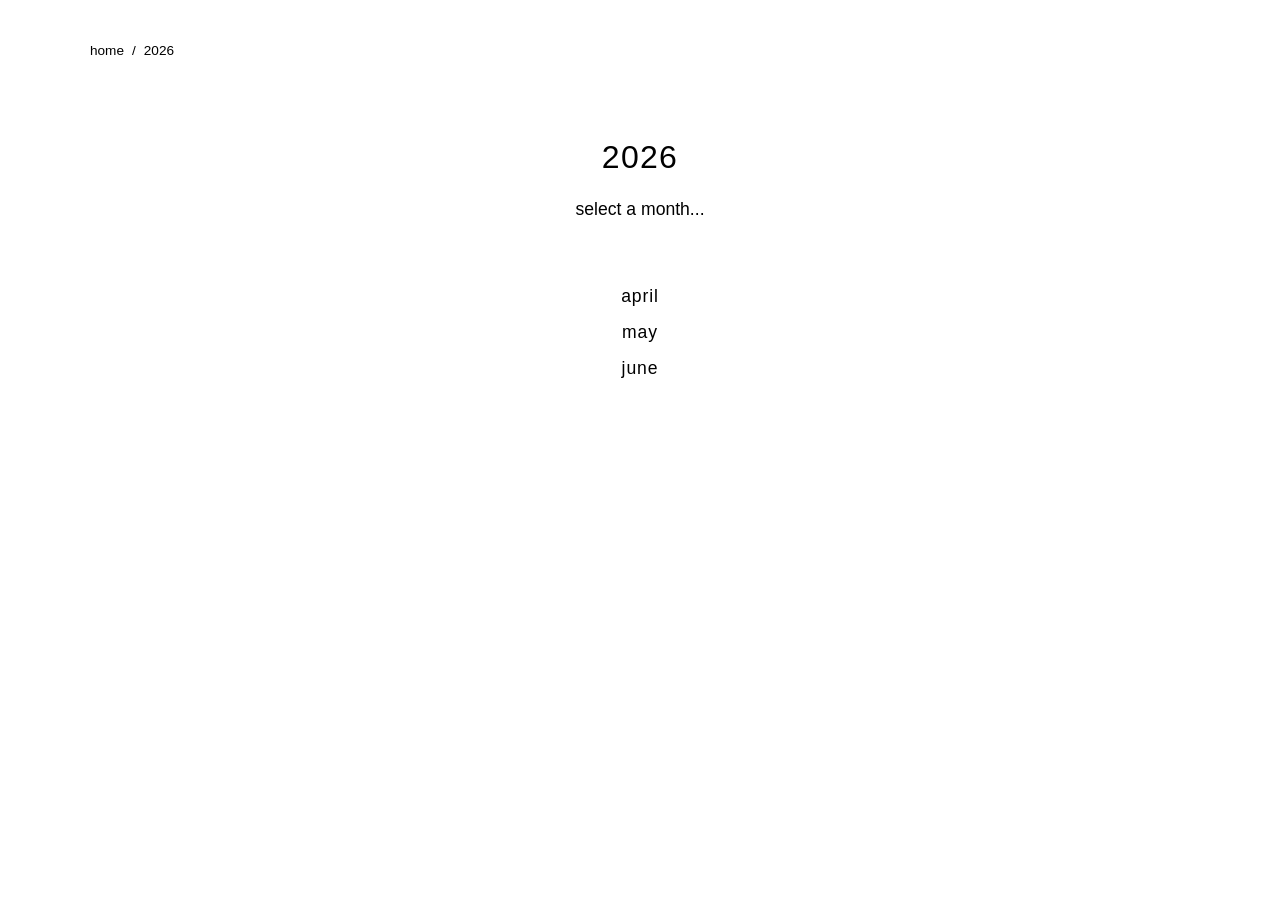
<file: 2026/index.html>
<!DOCTYPE html>
<html lang="en">
<head>
    <meta charset="UTF-8">
    <meta name="viewport" content="width=device-width, initial-scale=1.0">

    <title>2026 | digicam archive</title>
    <link rel="stylesheet" href="../style.css">
</head>

<body>
    <main class="page">
        <nav class="breadcrumb">
            <a href="../index.html">home</a>
            <span>/</span>
            <span>2026</span>
        </nav>

        <header class="site-header">
            <h1>2026</h1>
            <p>select a month...</p>
        </header>

        <section class="navigation-grid">
            <a class="navigation-card" href="april.html">
                <span>april</span>
            </a>
        </section>

        <section class="navigation-grid">
            <a class="navigation-card" href="may.html">
                <span>may</span>
            </a>
        </section>

        <section class="navigation-grid">
            <a class="navigation-card" href="june.html">
                <span>june</span>
            </a>
        </section>
        
    </main>
</body>
</html>
</file>
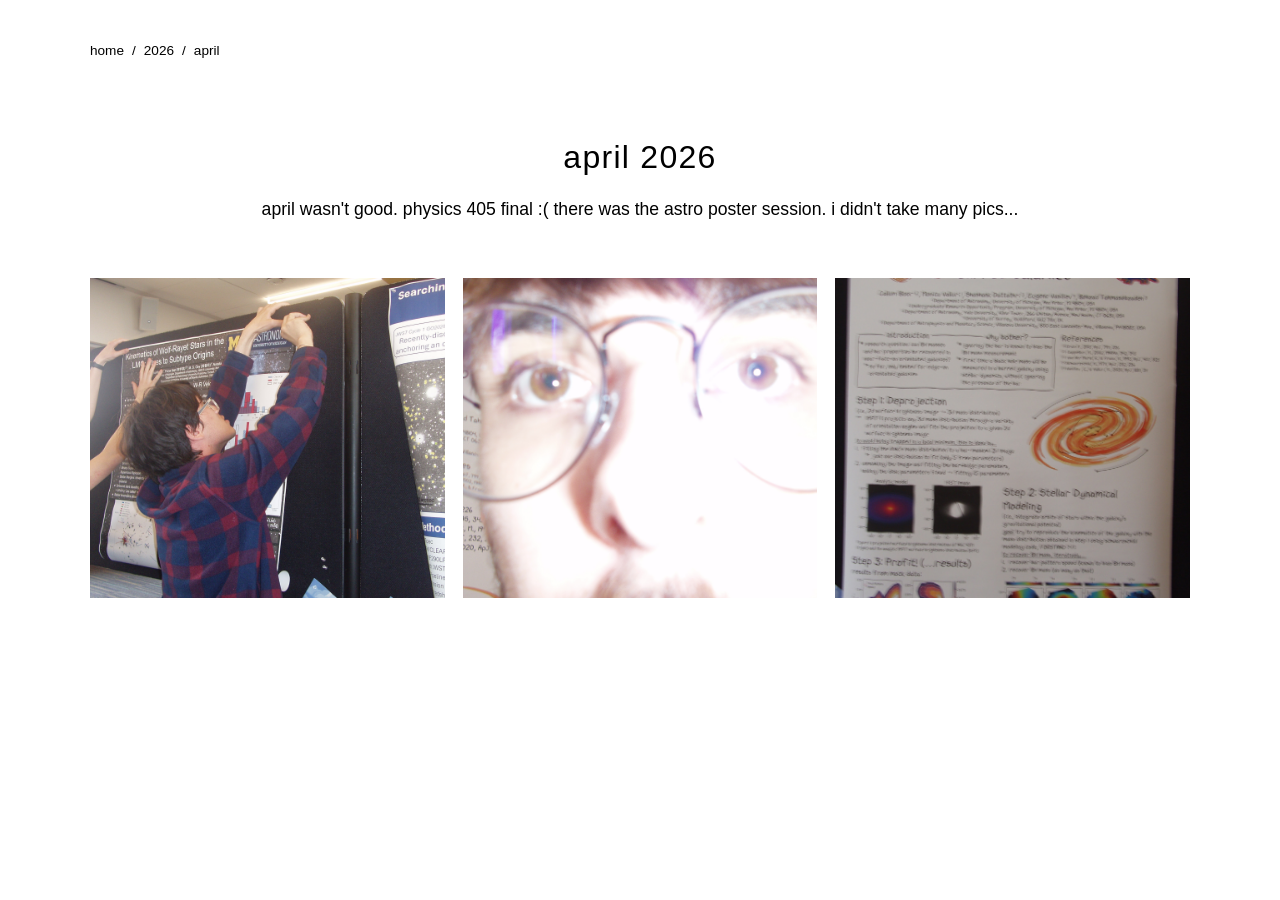
<file: 2026/april.html>
<!DOCTYPE html>
<html lang="en">
<head>
    <meta charset="UTF-8">
    <meta name="viewport" content="width=device-width, initial-scale=1.0">

    <title>april 2026 | digicam archive</title>
    <link rel="stylesheet" href="../style.css">
</head>

<body>
    <main class="page">
        <nav class="breadcrumb">
            <a href="../index.html">home</a>
            <span>/</span>
            <a href="index.html">2026</a>
            <span>/</span>
            <span>april</span>
        </nav>

        <header class="site-header">
            <h1>april 2026</h1>
            <p> april wasn't good. physics 405 final :( there was the astro poster session. i didn't take many pics... </p>
        </header>

        <section class="gallery">
            <figure>
                <a href="images/april/caden.jpg">
                    <img
                        src="images/april/caden.jpg"
                        alt="caden hanging up his poster.."
                        loading="lazy"
                    >
                </a>
            </figure>

            <figure>
                <a href="images/april/closeup.jpg">
                    <img
                        src="images/april/closeup.jpg"
                        alt="closeup"
                        loading="lazy"
                    >
                </a>
            </figure>

            <figure>
                <a href="images/april/poster.jpg">
                    <img
                        src="images/april/poster.jpg"
                        alt="poster"
                        loading="lazy"
                    >
                </a>
            </figure>
            
        </section>
    </main>
</body>
</html>
</file>
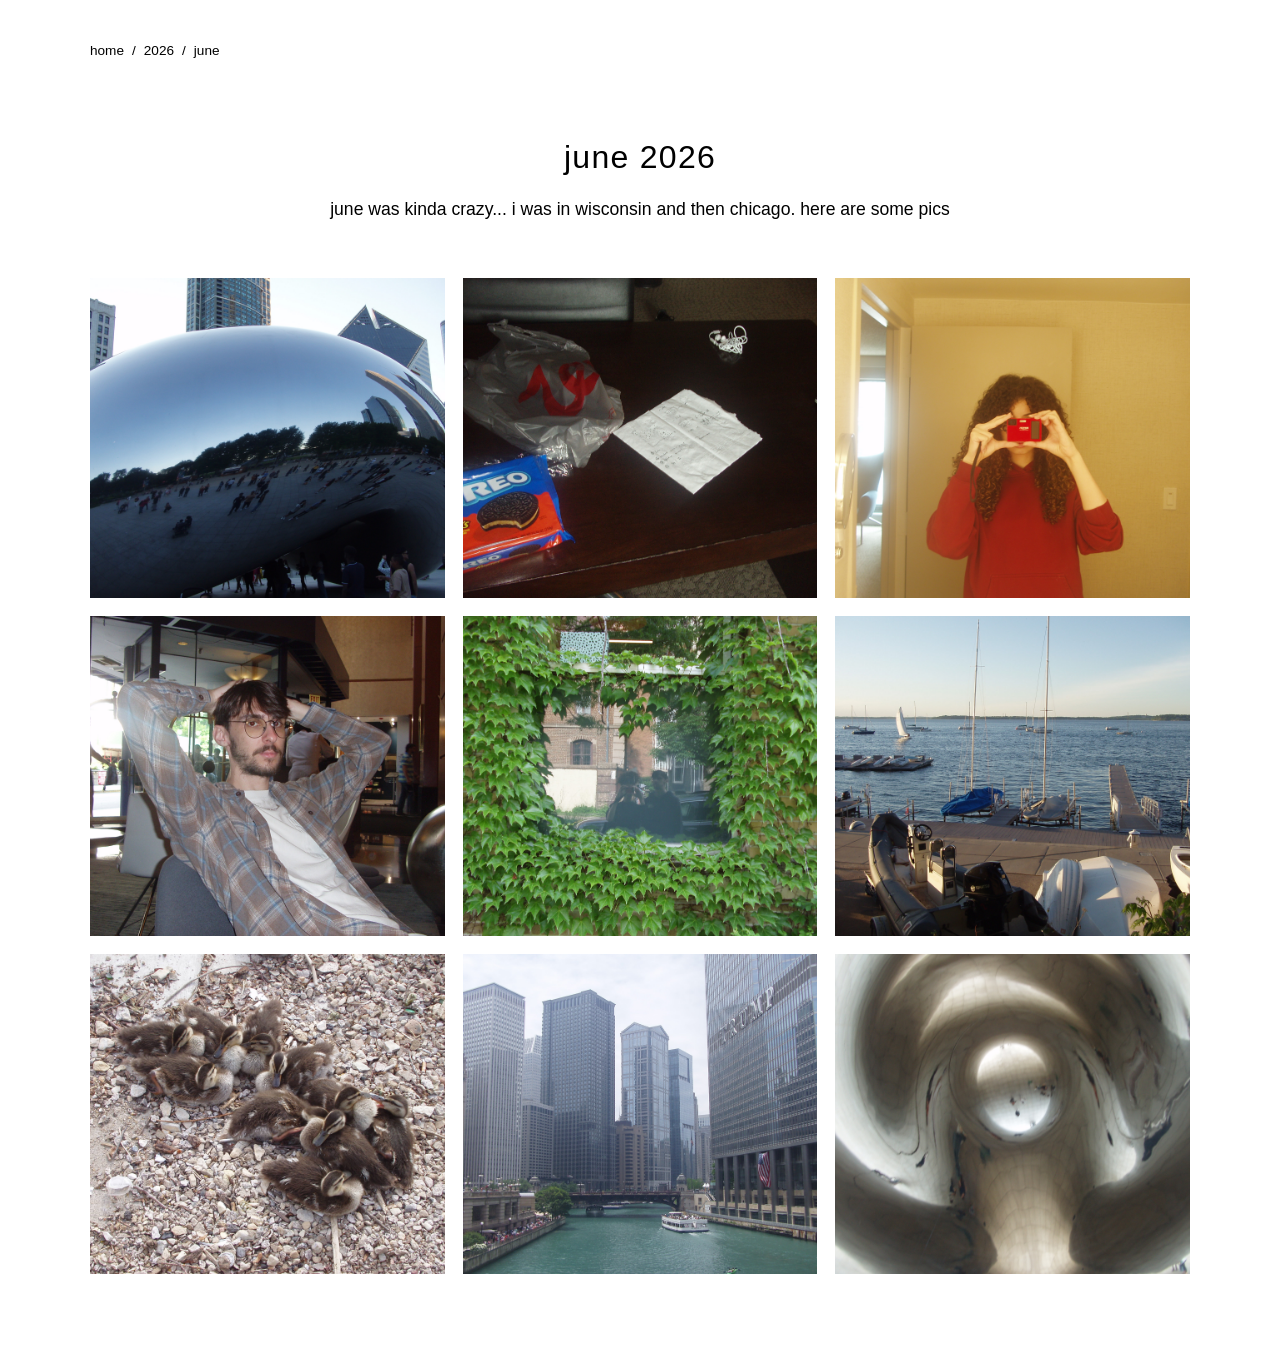
<file: 2026/june.html>
<!DOCTYPE html>
<html lang="en">
<head>
    <meta charset="UTF-8">
    <meta name="viewport" content="width=device-width, initial-scale=1.0">

    <title>june 2026 | digicam archive</title>
    <link rel="stylesheet" href="../style.css">
</head>

<body>
    <main class="page">
        <nav class="breadcrumb">
            <a href="../index.html">home</a>
            <span>/</span>
            <a href="index.html">2026</a>
            <span>/</span>
            <span>june</span>
        </nav>

        <header class="site-header">
            <h1>june 2026</h1>
            <p> june was kinda crazy... i was in wisconsin and then chicago. here are some pics</p>
        </header>

        <section class="gallery">
            <figure>
                <a href="images/june/bean.jpg">
                    <img
                        src="images/june/bean.jpg"
                        alt="the bean. there were too many people tbh."
                        loading="lazy"
                    >
                </a>
            </figure>

            <figure>
                <a href="images/june/oreo.jpg">
                    <img
                        src="images/june/oreo.jpg"
                        alt="oreos"
                        loading="lazy"
                    >
                </a>
            </figure>

            <figure>
                <a href="images/june/selfie.jpg">
                    <img
                        src="images/june/selfie.jpg"
                        alt="mirror selfie with the digicam."
                        loading="lazy"
                    >
                </a>
            </figure>
            
            <figure>
                <a href="images/june/hostage.jpg">
                    <img
                        src="images/june/hostage.jpg"
                        alt="hostage."
                        loading="lazy"
                    >
                </a>
            </figure>
            
            <figure>
                <a href="images/june/leaves.jpg">
                    <img
                        src="images/june/leaves.jpg"
                        alt="some leaves on a building."
                        loading="lazy"
                    >
                </a>
            </figure>

            <figure>
                <a href="images/june/boats.jpg">
                    <img
                        src="images/june/boats.jpg"
                        alt="there were boats on the lake in wisconsin. it was nice."
                        loading="lazy"
                    >
                </a>
            </figure>
            
            <figure>
                <a href="images/june/ducks.jpg">
                    <img
                        src="images/june/ducks.jpg"
                        alt="baby ducks."
                        loading="lazy"
                    >
                </a>
            </figure>
            
            <figure>
                <a href="images/june/city.jpg">
                    <img
                        src="images/june/city.jpg"
                        alt="chicago."
                        loading="lazy"
                    >
                </a>
            </figure>

            <figure>
                <a href="images/june/woah.jpg">
                    <img
                        src="images/june/woah.jpg"
                        alt="woah."
                        loading="lazy"
                    >
                </a>
            </figure>
            
        </section>
    </main>
</body>
</html>
</file>
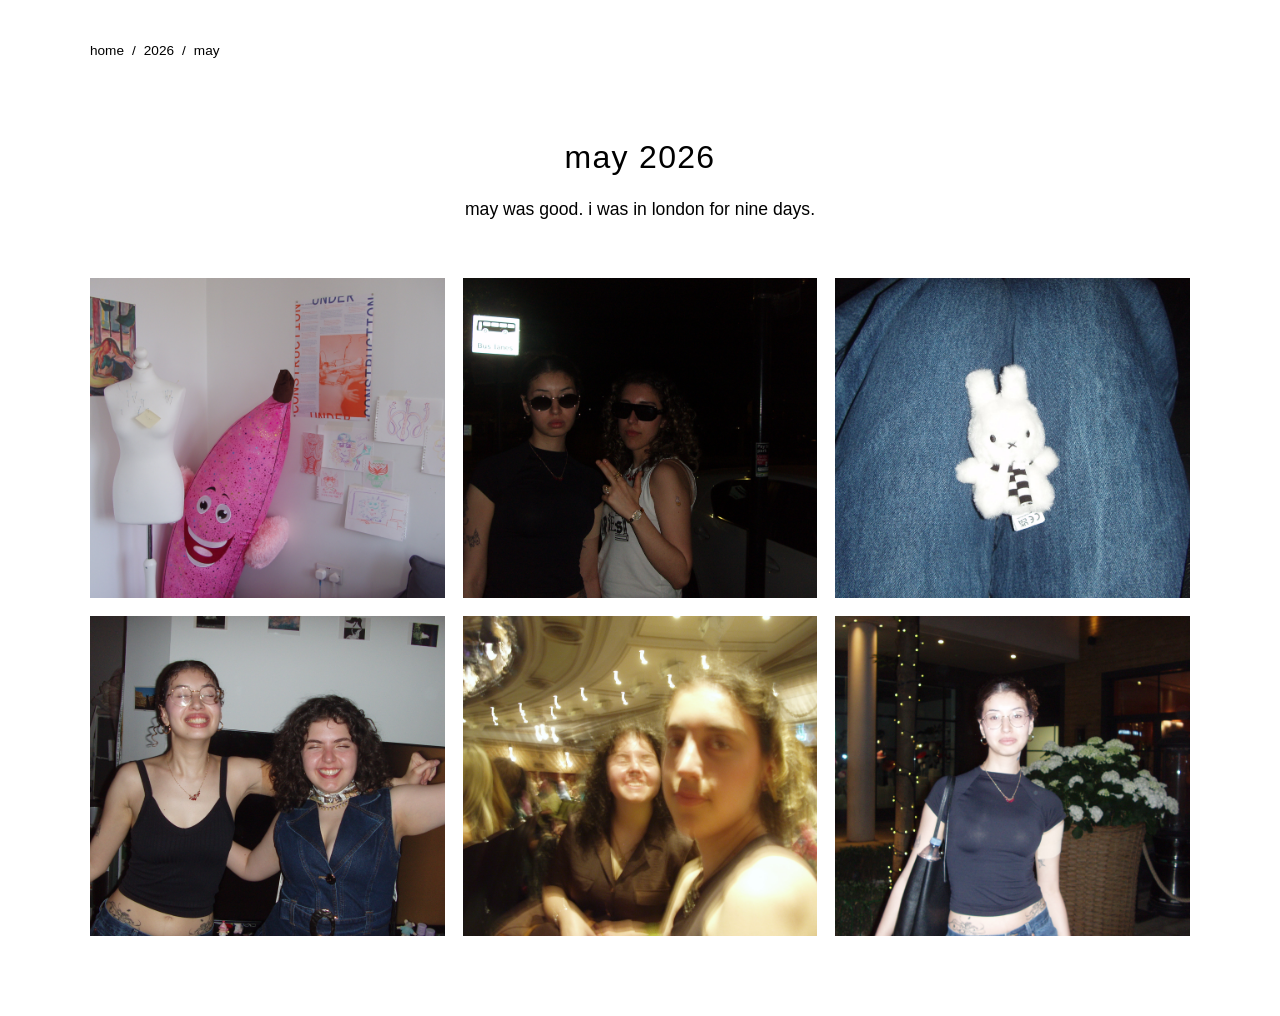
<file: 2026/may.html>
<!DOCTYPE html>
<html lang="en">
<head>
    <meta charset="UTF-8">
    <meta name="viewport" content="width=device-width, initial-scale=1.0">

    <title>may 2026 | digicam archive</title>
    <link rel="stylesheet" href="../style.css">
</head>

<body>
    <main class="page">
        <nav class="breadcrumb">
            <a href="../index.html">home</a>
            <span>/</span>
            <a href="index.html">2026</a>
            <span>/</span>
            <span>may</span>
        </nav>

        <header class="site-header">
            <h1>may 2026</h1>
            <p> may was good. i was in london for nine days. </p>
        </header>

        <section class="gallery">
            <figure>
                <a href="images/may/banana.jpg">
                    <img
                        src="images/may/banana.jpg"
                        alt="the banana. what a legend.."
                        loading="lazy"
                    >
                </a>
            </figure>

            <figure>
                <a href="images/may/linkup.jpg">
                    <img
                        src="images/may/linkup.jpg"
                        alt="drake and future linkup"
                        loading="lazy"
                    >
                </a>
            </figure>

            <figure>
                <a href="images/may/miffy.jpg">
                    <img
                        src="images/may/miffy.jpg"
                        alt="MIFFYYYYYYY"
                        loading="lazy"
                    >
                </a>
            </figure>
            
            <figure>
                <a href="images/may/dance.jpg">
                    <img
                        src="images/may/dance.jpg"
                        alt="we danced :)"
                        loading="lazy"
                    >
                </a>
            </figure>     

            <figure>
                <a href="images/may/hamilton.jpg">
                    <img
                        src="images/may/hamilton.jpg"
                        alt="alexander hamilton"
                        loading="lazy"
                    >
                </a>
            </figure>
            <figure>
                <a href="images/may/me.jpg">
                    <img
                        src="images/may/me.jpg"
                        alt="that's me..."
                        loading="lazy"
                    >
                </a>
            </figure>
        </section>
    </main>
</body>
</html>
</file>
<file: style.css>
/* ------------------------------
   Basic page styling
------------------------------ */

* {
    box-sizing: border-box;
}

html {
    scroll-behavior: smooth;
}

body {
    margin: 0;
    background-color: #ffffff;
    color: #000000;
    font-family: Arial, Helvetica, sans-serif;
    font-size: 16px;
    line-height: 1.6;
}

a {
    color: inherit;
    text-decoration: none;
}

img {
    max-width: 100%;
}


/* ------------------------------
   Main page container
------------------------------ */

.page {
    width: min(1100px, 90%);
    margin: 0 auto;
    padding: 40px 0 80px;
}


/* ------------------------------
   Header
------------------------------ */

.site-header {
    margin: 70px 0 55px;
    text-align: center;
}

.site-header h1 {
    margin: 0;
    font-size: clamp(1.2rem, 3.5vw, 2rem);
    font-weight: 400;
    letter-spacing: 0.04em;
}

.site-header p {
    margin: 12px 0 0;
    color: #000000;
    font-size: 1.1rem;
}


/* ------------------------------
   Breadcrumb navigation
------------------------------ */

.breadcrumb {
    display: flex;
    align-items: center;
    gap: 8px;
    color: #000000;
    font-size: 0.85rem;
}

.breadcrumb a {
    color: #000000;
}

.breadcrumb a:hover {
    color: #000000;
}


/* ------------------------------
   Year and month navigation
------------------------------ */

.navigation-grid {
    display: flex;
    flex-direction: column;
    align-items: center;
    gap: 16px;
}

.navigation-card {
    display: inline-block;
    padding: 4px 8px;
    color: #000000;
    background: none;
    border: none;
    text-align: center;
    transition:
        color 0.2s ease,
        letter-spacing 0.2s ease;
}

.navigation-card span {
    font-size: 1.1rem;
    font-weight: 400;
    letter-spacing: 0.05em;
}

.navigation-card:hover {
    color: #888;
    letter-spacing: 0.08em;
}


/* ------------------------------
   Photo gallery
------------------------------ */

.gallery {
    display: grid;
    grid-template-columns: repeat(3, minmax(0, 1fr));
    gap: 18px;
    align-items: start;
}

.gallery figure {
    margin: 0;
    background: transparent;
}

.gallery a {
    display: block;
    overflow: hidden;
}

.gallery img {
    display: block;
    width: 100%;
    height: 320px;
    object-fit: cover;
    transition:
        opacity 0.25s ease,
        transform 0.25s ease;
}

.gallery a:hover img {
    opacity: 0.85;
    transform: scale(1.01);
}


/* ------------------------------
   Optional photo captions
------------------------------ */

.gallery figcaption {
    margin-top: 8px;
    color: #777;
    font-size: 0.8rem;
    text-align: left;
}


/* ------------------------------
   Tablet layout
------------------------------ */

@media (max-width: 850px) {
    .page {
        width: 92%;
    }

    .site-header {
        margin: 55px 0 45px;
    }

    .gallery {
        grid-template-columns: repeat(2, minmax(0, 1fr));
        gap: 14px;
    }

    .gallery img {
        height: 280px;
    }
}


/* ------------------------------
   Phone layout
------------------------------ */

@media (max-width: 550px) {
    body {
        font-size: 15px;
    }

    .page {
        width: 94%;
        padding: 25px 0 50px;
    }

    .site-header {
        margin: 45px 0 35px;
    }

    .site-header h1 {
        font-size: 1.8rem;
    }

    .site-header p {
        font-size: 0.9rem;
    }

    .navigation-grid {
        gap: 12px;
    }

    .navigation-card span {
        font-size: 1rem;
    }

    .gallery {
        grid-template-columns: 1fr;
        gap: 20px;
    }

    .gallery img {
        height: auto;
    }
}
</file>
